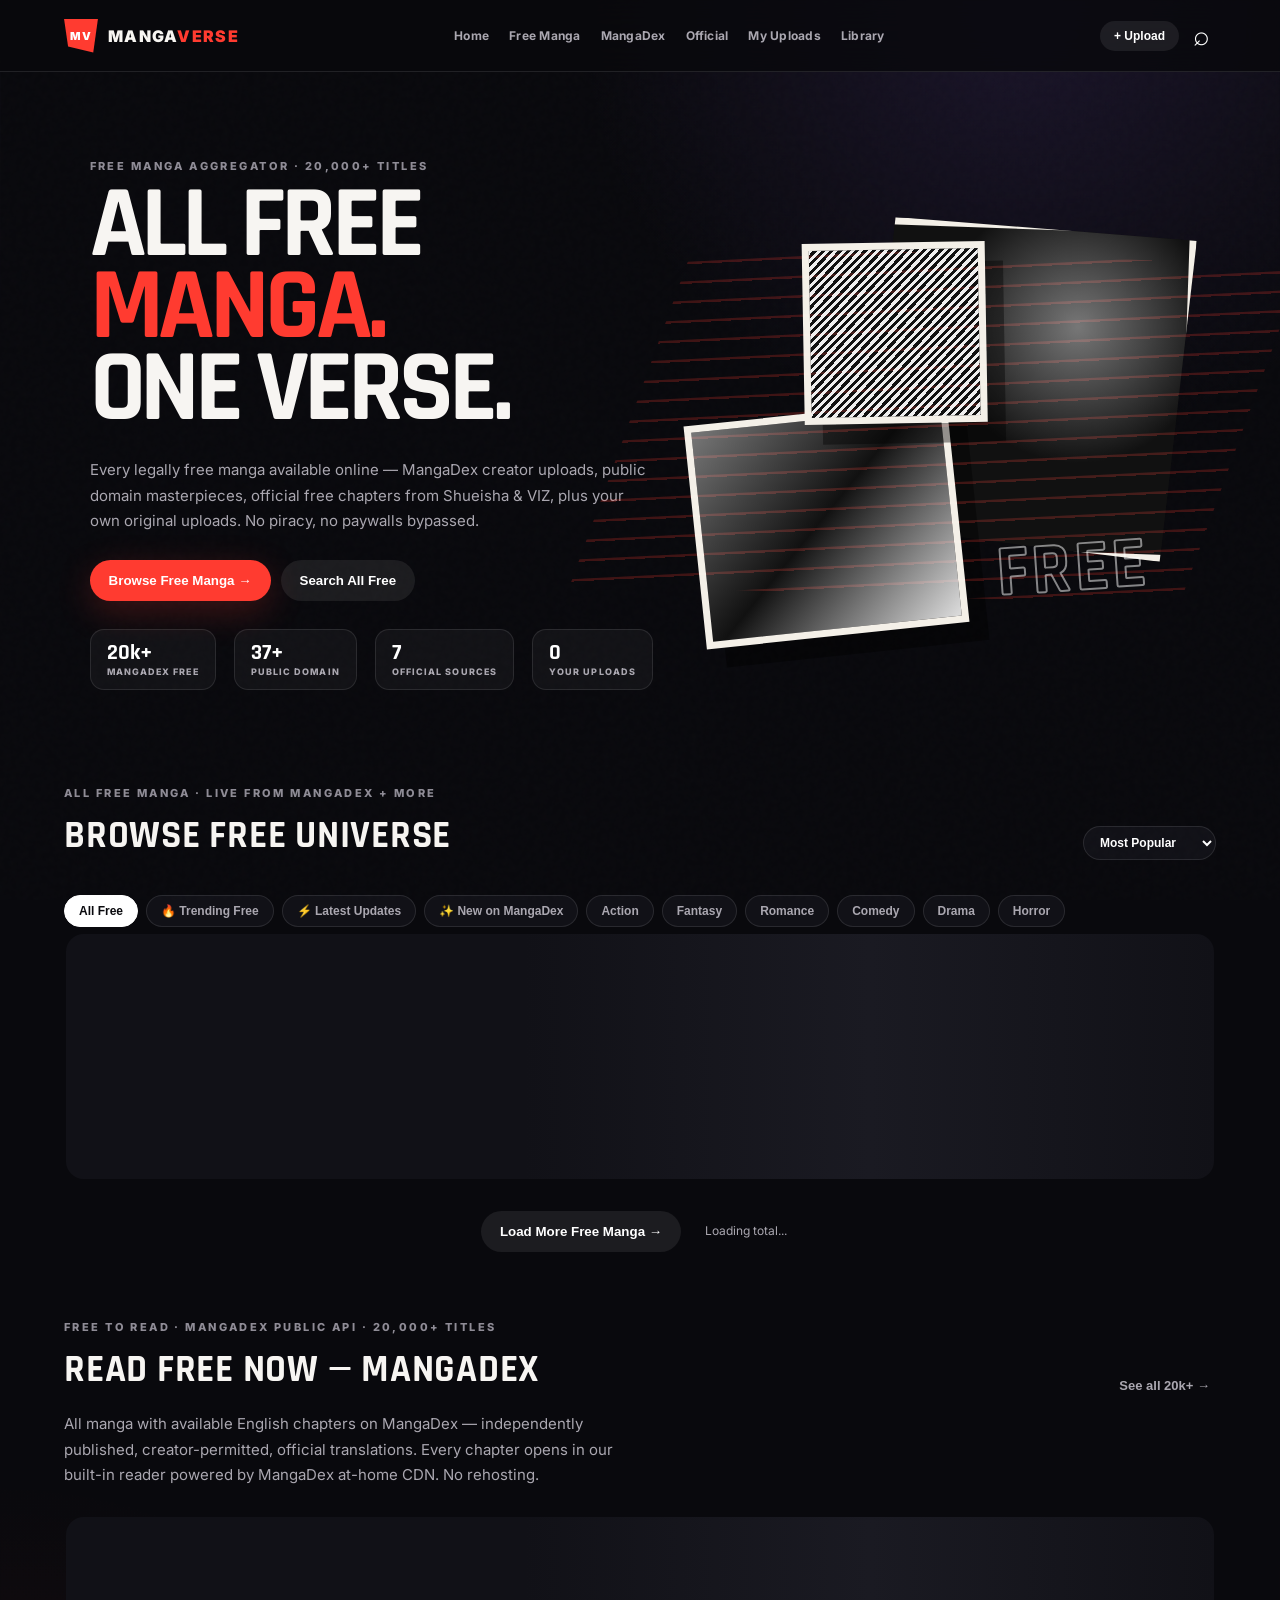
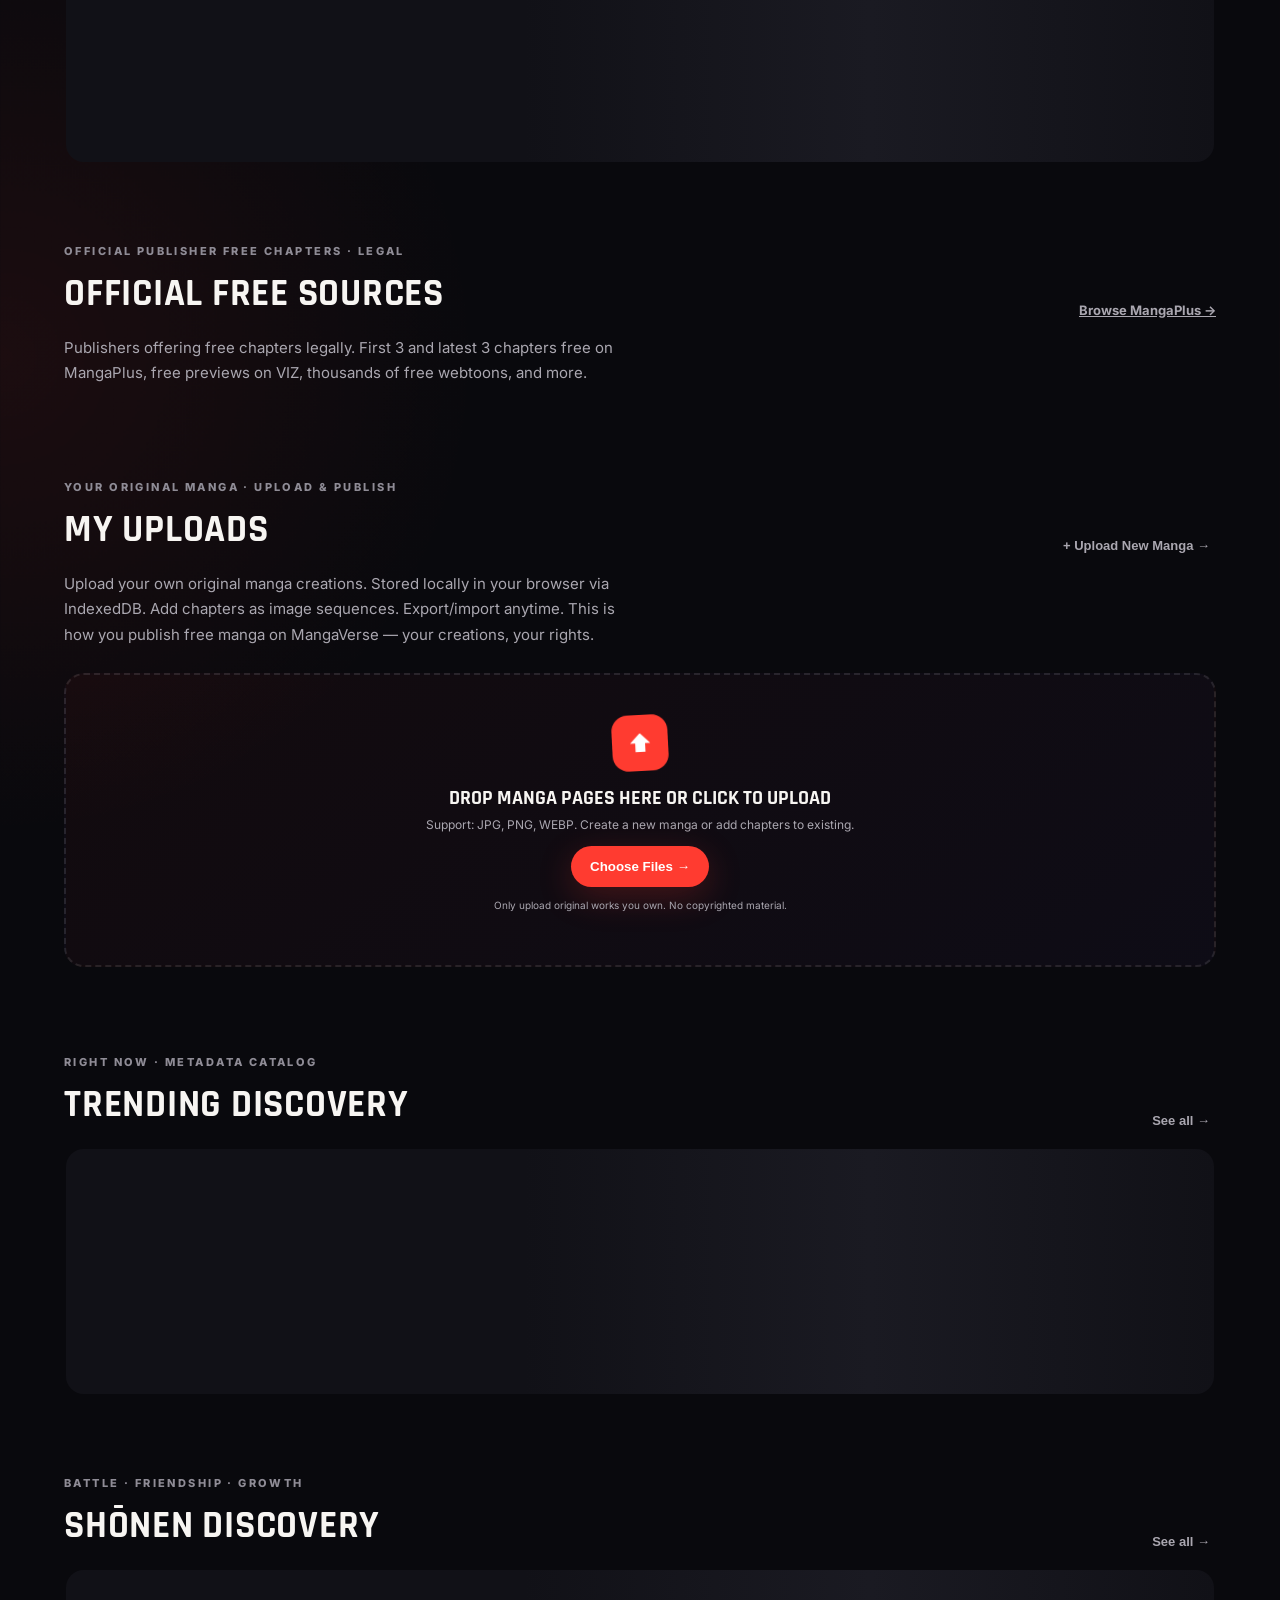
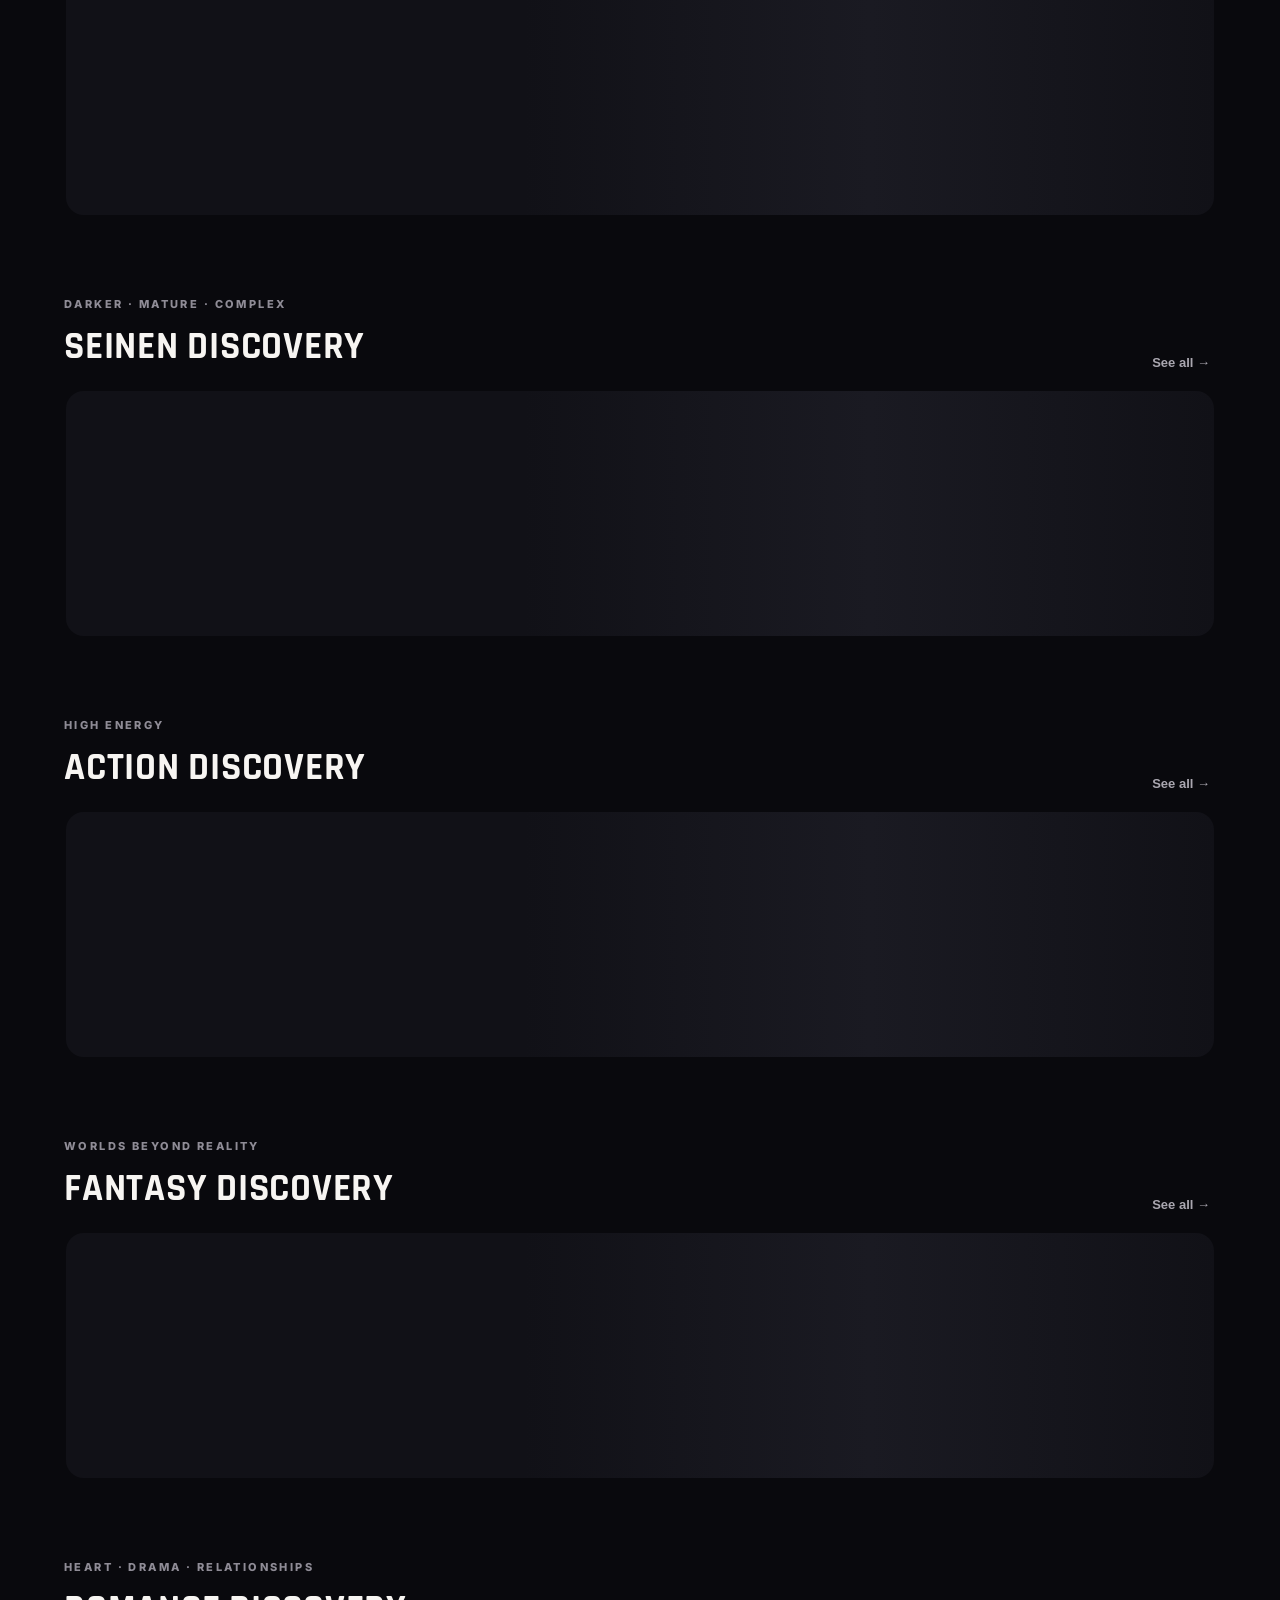
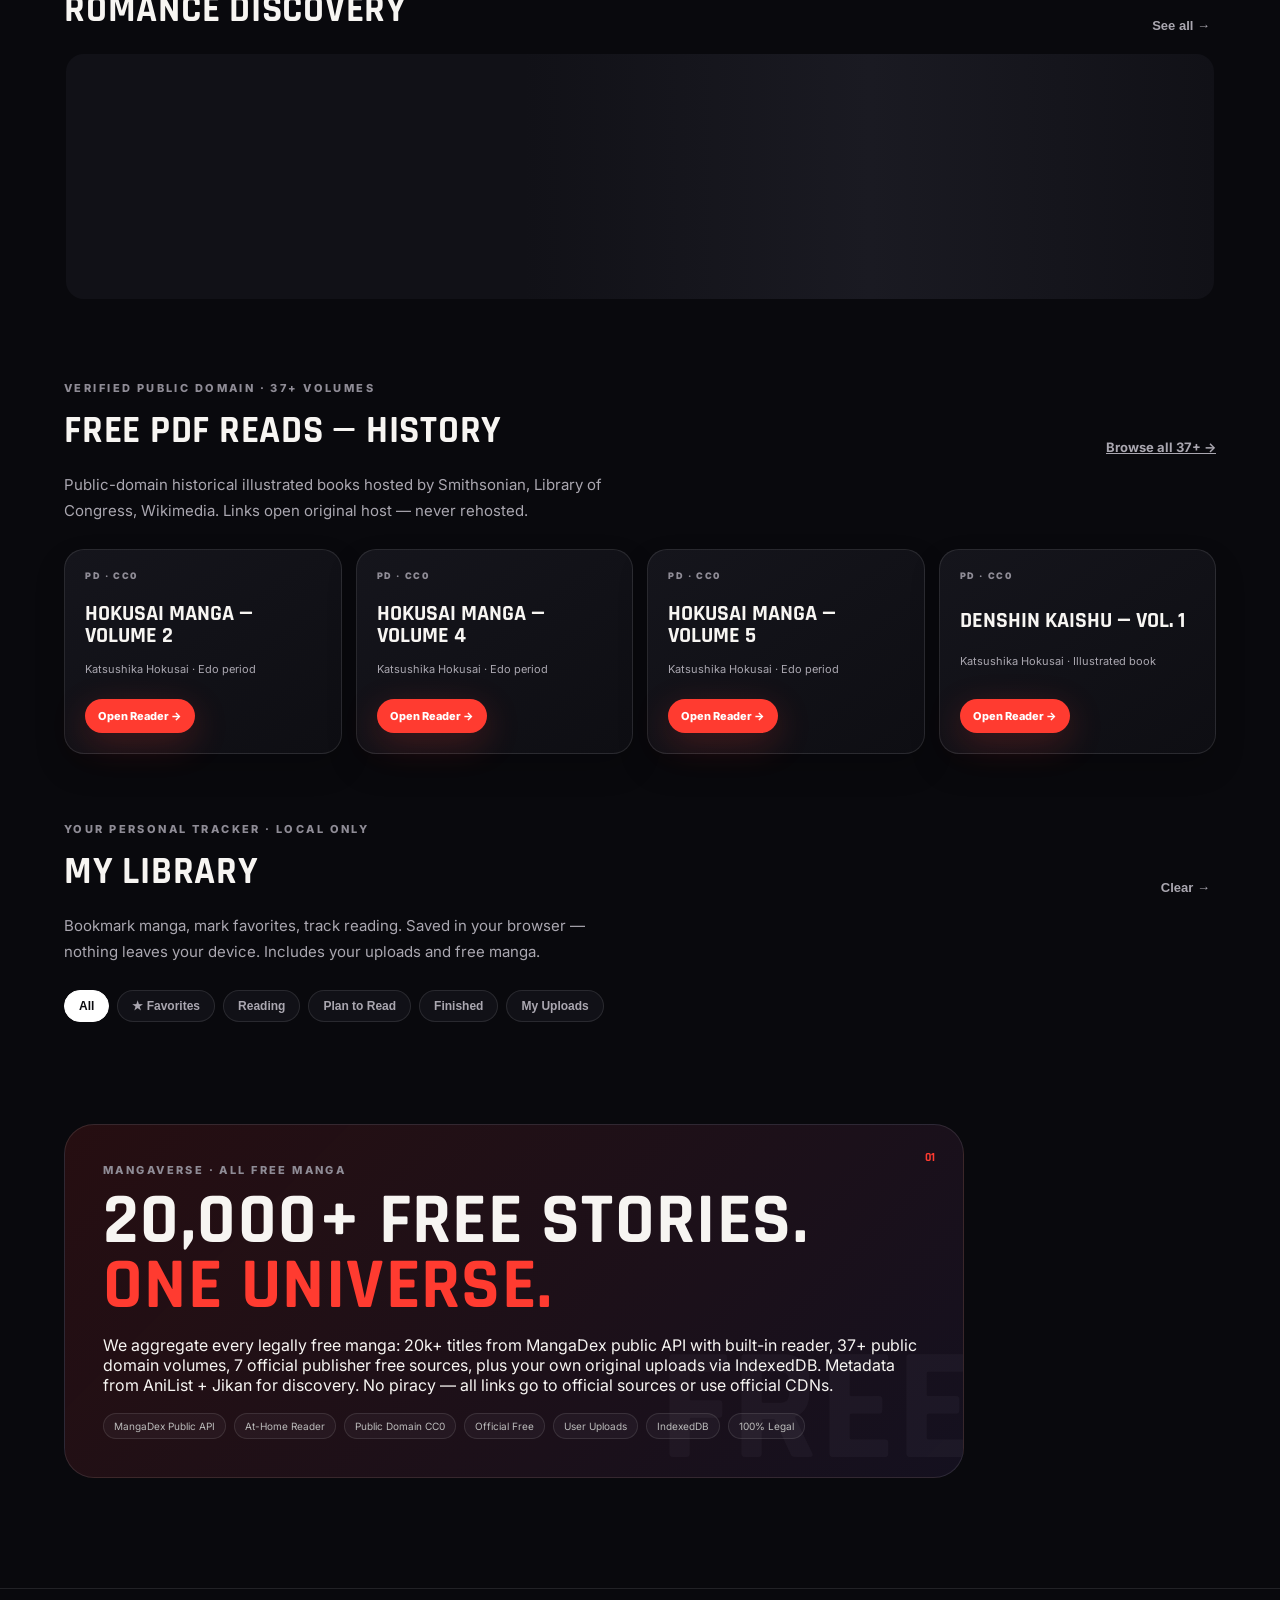
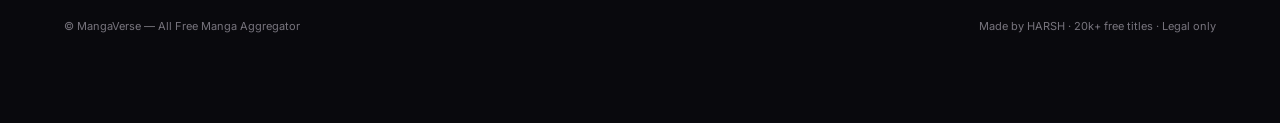
<file: index.html>
<!doctype html>
<html lang="en">
<head>
  <meta charset="UTF-8" />
  <meta name="viewport" content="width=device-width, initial-scale=1, viewport-fit=cover" />
  <meta name="theme-color" content="#09090d" />
  <meta name="description" content="MangaVerse — All free manga available online. 20,000+ free manga from MangaDex, public domain, official free sources, plus upload your own." />
  <title>MangaVerse — All Free Manga, One Universe</title>
  <link rel="preconnect" href="https://fonts.googleapis.com" />
  <link rel="preconnect" href="https://fonts.gstatic.com" />
  <link href="https://fonts.googleapis.com/css2?family=Inter:wght@400;500;600;700;800;900&family=Rajdhani:wght@500;600;700;800&display=swap" rel="stylesheet" />
  <link rel="stylesheet" href="styles.css" />
  <link rel="manifest" href="manifest.json" />
</head>
<body>
  <div class="grain" aria-hidden="true"></div>
  
  <header class="topbar">
    <a class="brand" href="#home" aria-label="MangaVerse home"><span class="brand-mark">MV</span><span>MANGA<span>VERSE</span></span></a>
    <nav class="desktop-nav" aria-label="Primary">
      <a href="#home">Home</a>
      <a href="#freeAll">Free Manga</a>
      <a href="#readFree">MangaDex</a>
      <a href="#officialFree">Official</a>
      <a href="#myUploads">My Uploads</a>
      <a href="#myLibrary">Library</a>
    </nav>
    <div style="display:flex;gap:8px;align-items:center;">
      <button class="ghost-btn" id="openUpload" style="padding:8px 14px;font-size:12px;">+ Upload</button>
      <button class="icon-btn" id="openSearch" aria-label="Search">⌕</button>
    </div>
  </header>

  <main id="home">
    <!-- HERO - ALL FREE MANGA -->
    <section class="hero" aria-labelledby="heroTitle">
      <div class="hero-copy">
        <p class="eyebrow" id="catalogLabel">FREE MANGA AGGREGATOR · 20,000+ TITLES</p>
        <h1 id="heroTitle">All free<br><em>manga.</em><br>One verse.</h1>
        <p class="hero-text">Every legally free manga available online — MangaDex creator uploads, public domain masterpieces, official free chapters from Shueisha & VIZ, plus your own original uploads. No piracy, no paywalls bypassed.</p>
        <div class="hero-actions">
          <button class="primary-btn" id="exploreBtn">Browse Free Manga <span>→</span></button>
          <button class="ghost-btn" id="heroSearch">Search All Free</button>
        </div>
        <div class="hero-stats">
          <div class="stat"><span id="statMangadex">20k+</span><label>MangaDex Free</label></div>
          <div class="stat"><span>37+</span><label>Public Domain</label></div>
          <div class="stat"><span>7</span><label>Official Sources</label></div>
          <div class="stat"><span id="statUploads">0</span><label>Your Uploads</label></div>
        </div>
      </div>
      <div class="hero-art" aria-hidden="true">
        <div class="panel p1"></div>
        <div class="panel p2"></div>
        <div class="panel p3"></div>
        <div class="speed-lines"></div>
        <span class="hero-word">FREE</span>
      </div>
    </section>

    <!-- FREE MANGA CATEGORIES -->
    <section class="section" id="freeAll">
      <div class="section-head">
        <div><p class="eyebrow">ALL FREE MANGA · LIVE FROM MANGADEX + MORE</p><h2>Browse Free Universe</h2></div>
        <div style="display:flex;gap:8px;">
          <select id="freeSort" class="filter" style="background:#111117;color:#fff;border:1px solid var(--line);padding:8px 12px;border-radius:999px;">
            <option value="followedCount">Most Popular</option>
            <option value="latestUploadedChapter">Latest Updates</option>
            <option value="createdAt">Newest Added</option>
            <option value="relevance">Relevance</option>
          </select>
        </div>
      </div>
      
      <div class="filter-row" id="freeFilters">
        <button class="filter active" data-free="all">All Free</button>
        <button class="filter" data-free="trending">🔥 Trending Free</button>
        <button class="filter" data-free="latest">⚡ Latest Updates</button>
        <button class="filter" data-free="new">✨ New on MangaDex</button>
        <button class="filter" data-free="action">Action</button>
        <button class="filter" data-free="fantasy">Fantasy</button>
        <button class="filter" data-free="romance">Romance</button>
        <button class="filter" data-free="comedy">Comedy</button>
        <button class="filter" data-free="drama">Drama</button>
        <button class="filter" data-free="horror">Horror</button>
      </div>

      <div class="rail" id="freeAllRail"><div class="skeleton-row"></div></div>
      <div style="display:flex;justify-content:center;gap:12px;margin-top:18px;">
        <button class="ghost-btn" id="loadMoreFree">Load More Free Manga →</button>
        <span id="freeTotal" style="color:var(--muted);font-size:12px;padding:12px;">Loading total...</span>
      </div>
    </section>

    <!-- MANGADEX FREE - ALL AVAILABLE -->
    <section class="section" id="readFree">
      <div class="section-head">
        <div><p class="eyebrow">FREE TO READ · MANGADEX PUBLIC API · 20,000+ TITLES</p><h2>Read Free Now — MangaDex</h2></div>
        <button class="see-all" id="seeAllMangadex">See all 20k+ →</button>
      </div>
      <p class="hero-text" style="margin-top:0">All manga with available English chapters on MangaDex — independently published, creator-permitted, official translations. Every chapter opens in our built-in reader powered by MangaDex at-home CDN. No rehosting.</p>
      <div class="rail" id="mangadexRail"><div class="skeleton-row"></div></div>
    </section>

    <!-- OFFICIAL FREE SOURCES -->
    <section class="section" id="officialFree">
      <div class="section-head">
        <div><p class="eyebrow">OFFICIAL PUBLISHER FREE CHAPTERS · LEGAL</p><h2>Official Free Sources</h2></div>
        <a class="see-all" href="https://mangaplus.shueisha.co.jp/" target="_blank" rel="noopener">Browse MangaPlus →</a>
      </div>
      <p class="hero-text" style="margin-top:0">Publishers offering free chapters legally. First 3 and latest 3 chapters free on MangaPlus, free previews on VIZ, thousands of free webtoons, and more.</p>
      <div class="free-pdf-grid" id="officialGrid"></div>
    </section>

    <!-- MY UPLOADS - USER ORIGINAL MANGA -->
    <section class="section" id="myUploads">
      <div class="section-head">
        <div><p class="eyebrow">YOUR ORIGINAL MANGA · UPLOAD & PUBLISH</p><h2>My Uploads</h2></div>
        <button class="see-all" id="openUpload2">+ Upload New Manga →</button>
      </div>
      <p class="hero-text" style="margin-top:0">Upload your own original manga creations. Stored locally in your browser via IndexedDB. Add chapters as image sequences. Export/import anytime. This is how you publish free manga on MangaVerse — your creations, your rights.</p>
      
      <div class="upload-zone" id="uploadZone">
        <div class="upload-icon">⬆</div>
        <h3>Drop manga pages here or click to upload</h3>
        <p>Support: JPG, PNG, WEBP. Create a new manga or add chapters to existing.</p>
        <button class="primary-btn" id="uploadBtn">Choose Files →</button>
        <input type="file" id="fileInput" accept="image/*" multiple hidden />
        <p style="font-size:10px;color:var(--muted);margin-top:12px;">Only upload original works you own. No copyrighted material.</p>
      </div>

      <div id="uploadsGrid" class="search-results" style="margin-top:20px;"></div>
    </section>

    <!-- DISCOVERY SECTIONS - METADATA CATALOG -->
    <section class="section" id="trending"><div class="section-head"><div><p class="eyebrow">RIGHT NOW · METADATA CATALOG</p><h2>Trending Discovery</h2></div><button class="see-all" data-query="TRENDING">See all →</button></div><div class="rail" id="trendingRail"><div class="skeleton-row"></div></div></section>
    <section class="section" id="explore"><div class="section-head"><div><p class="eyebrow">BATTLE · FRIENDSHIP · GROWTH</p><h2>Shōnen Discovery</h2></div><button class="see-all" data-query="SHONEN">See all →</button></div><div class="rail" id="shonenRail"><div class="skeleton-row"></div></div></section>
    <section class="section"><div class="section-head"><div><p class="eyebrow">DARKER · MATURE · COMPLEX</p><h2>Seinen Discovery</h2></div><button class="see-all" data-query="SEINEN">See all →</button></div><div class="rail" id="seinenRail"><div class="skeleton-row"></div></div></section>
    <section class="section"><div class="section-head"><div><p class="eyebrow">HIGH ENERGY</p><h2>Action Discovery</h2></div><button class="see-all" data-query="ACTION">See all →</button></div><div class="rail" id="actionRail"><div class="skeleton-row"></div></div></section>
    <section class="section"><div class="section-head"><div><p class="eyebrow">WORLDS BEYOND REALITY</p><h2>Fantasy Discovery</h2></div><button class="see-all" data-query="FANTASY">See all →</button></div><div class="rail" id="fantasyRail"><div class="skeleton-row"></div></div></section>
    <section class="section"><div class="section-head"><div><p class="eyebrow">HEART · DRAMA · RELATIONSHIPS</p><h2>Romance Discovery</h2></div><button class="see-all" data-query="ROMANCE">See all →</button></div><div class="rail" id="romanceRail"><div class="skeleton-row"></div></div></section>

    <!-- PUBLIC DOMAIN -->
    <section class="section" id="freeReads">
      <div class="section-head"><div><p class="eyebrow">VERIFIED PUBLIC DOMAIN · 37+ VOLUMES</p><h2>Free PDF Reads — History</h2></div><a class="see-all" href="public-domain.html">Browse all 37+ →</a></div>
      <p class="hero-text" style="margin-top:0">Public-domain historical illustrated books hosted by Smithsonian, Library of Congress, Wikimedia. Links open original host — never rehosted.</p>
      <div class="free-pdf-grid">
        <article class="pdf-card"><span>PD · CC0</span><h3>Hokusai Manga — Volume 2</h3><p>Katsushika Hokusai · Edo period</p><a class="primary-btn" href="https://library.si.edu/digital-library/book/hokusaimangav2kats" target="_blank" rel="noopener">Open Reader →</a></article>
        <article class="pdf-card"><span>PD · CC0</span><h3>Hokusai Manga — Volume 4</h3><p>Katsushika Hokusai · Edo period</p><a class="primary-btn" href="https://library.si.edu/digital-library/book/hokusaimangav4kats" target="_blank" rel="noopener">Open Reader →</a></article>
        <article class="pdf-card"><span>PD · CC0</span><h3>Hokusai Manga — Volume 5</h3><p>Katsushika Hokusai · Edo period</p><a class="primary-btn" href="https://library.si.edu/digital-library/book/hokusaimangav5katsa" target="_blank" rel="noopener">Open Reader →</a></article>
        <article class="pdf-card"><span>PD · CC0</span><h3>Denshin Kaishu — Vol. 1</h3><p>Katsushika Hokusai · Illustrated book</p><a class="primary-btn" href="https://library.si.edu/digital-library/book/denshinkaishuhov1kats" target="_blank" rel="noopener">Open Reader →</a></article>
      </div>
    </section>

    <!-- MY LIBRARY -->
    <section class="section" id="myLibrary">
      <div class="section-head"><div><p class="eyebrow">YOUR PERSONAL TRACKER · LOCAL ONLY</p><h2>My Library</h2></div><button class="see-all" id="clearLibrary" style="color:#aaa7b0">Clear →</button></div>
      <p class="hero-text" style="margin-top:0">Bookmark manga, mark favorites, track reading. Saved in your browser — nothing leaves your device. Includes your uploads and free manga.</p>
      <div class="filter-row" style="padding:0 0 14px">
        <button class="filter active" data-lib="all">All</button>
        <button class="filter" data-lib="favorites">★ Favorites</button>
        <button class="filter" data-lib="reading">Reading</button>
        <button class="filter" data-lib="plan">Plan to Read</button>
        <button class="filter" data-lib="finished">Finished</button>
        <button class="filter" data-lib="uploads">My Uploads</button>
      </div>
      <div id="libraryGrid" class="search-results"></div>
    </section>

    <section class="section manifesto">
      <div class="manifesto-card">
        <span class="panel-number">01</span>
        <p class="eyebrow">MANGAVERSE · ALL FREE MANGA</p>
        <h2><span id="catalogCount">20,000+</span> free stories.<br><em>One universe.</em></h2>
        <p>We aggregate every legally free manga: 20k+ titles from MangaDex public API with built-in reader, 37+ public domain volumes, 7 official publisher free sources, plus your own original uploads via IndexedDB. Metadata from AniList + Jikan for discovery. No piracy — all links go to official sources or use official CDNs.</p>
        <div style="margin-top:18px;display:flex;gap:8px;flex-wrap:wrap;">
          <span class="tag">MangaDex Public API</span>
          <span class="tag">At-Home Reader</span>
          <span class="tag">Public Domain CC0</span>
          <span class="tag">Official Free</span>
          <span class="tag">User Uploads</span>
          <span class="tag">IndexedDB</span>
          <span class="tag">100% Legal</span>
        </div>
      </div>
    </section>
  </main>

  <footer><span>© MangaVerse — All Free Manga Aggregator</span><span>Made by HARSH · 20k+ free titles · Legal only</span></footer>
  
  <nav class="bottom-nav" aria-label="Mobile navigation">
    <a class="active" href="#home">⌂<span>Home</span></a>
    <a href="#freeAll">⚡<span>Free</span></a>
    <button id="bottomSearch">⌕<span>Search</span></button>
    <a href="#myUploads">⬆<span>Upload</span></a>
    <a href="#myLibrary">★<span>Library</span></a>
  </nav>

  <!-- SEARCH DIALOG -->
  <dialog id="searchDialog">
    <div class="dialog-inner">
      <button class="close-btn" id="closeSearch">×</button>
      <p class="eyebrow">SEARCH ALL FREE MANGA</p>
      <h2>Find a<br><em>free story.</em></h2>
      <form id="searchForm">
        <input id="searchInput" autocomplete="off" placeholder="Title, author, free manga..." />
        <button class="primary-btn">Search Free →</button>
      </form>
      <div class="filter-row">
        <button class="filter active" data-genre="" data-tag="" data-free-search="all">All Free</button>
        <button class="filter" data-free-search="mangadex">MangaDex</button>
        <button class="filter" data-free-search="official">Official</button>
        <button class="filter" data-free-search="public">Public Domain</button>
        <button class="filter" data-genre="Action">Action</button>
        <button class="filter" data-genre="Fantasy">Fantasy</button>
        <button class="filter" data-genre="Romance">Romance</button>
        <button class="filter" data-tag="Shounen">Shōnen</button>
      </div>
      <div class="sort-row">
        <label for="sortSelect">Sort</label>
        <select id="sortSelect">
          <option value="POPULARITY_DESC">Most popular</option>
          <option value="START_DATE_DESC">Newest</option>
          <option value="FREE">Free Only</option>
        </select>
      </div>
      <div id="searchResults" class="search-results"></div>
    </div>
  </dialog>

  <!-- DETAIL DIALOG -->
  <dialog id="detailDialog"><div class="detail-inner"><button class="close-btn" id="closeDetail">×</button><div id="detailContent"></div></div></dialog>

  <!-- UPLOAD DIALOG -->
  <dialog id="uploadDialog">
    <div class="dialog-inner" style="max-width:640px;">
      <button class="close-btn" id="closeUpload">×</button>
      <p class="eyebrow">UPLOAD ORIGINAL MANGA · LEGAL ONLY</p>
      <h2>Publish your<br><em>manga.</em></h2>
      <p class="hero-text" style="margin:12px 0 20px;">Upload your original creations only. Stored locally via IndexedDB. No copyrighted material. You keep all rights.</p>
      
      <form id="uploadForm">
        <div style="display:grid;gap:14px;">
          <div><label style="font-size:11px;font-weight:800;letter-spacing:.1em;color:#aaa7b0;">MANGA TITLE *</label><input id="uploadTitle" required placeholder="My Awesome Manga" style="width:100%;margin-top:6px;padding:12px 14px;border-radius:12px;border:1px solid var(--line);background:#111117;color:#fff;" /></div>
          <div style="display:grid;grid-template-columns:1fr 1fr;gap:12px;">
            <div><label style="font-size:11px;font-weight:800;letter-spacing:.1em;color:#aaa7b0;">AUTHOR</label><input id="uploadAuthor" placeholder="Your name" style="width:100%;margin-top:6px;padding:12px 14px;border-radius:12px;border:1px solid var(--line);background:#111117;color:#fff;" /></div>
            <div><label style="font-size:11px;font-weight:800;letter-spacing:.1em;color:#aaa7b0;">STATUS</label><select id="uploadStatus" style="width:100%;margin-top:6px;padding:12px 14px;border-radius:12px;border:1px solid var(--line);background:#111117;color:#fff;"><option value="ongoing">Ongoing</option><option value="completed">Completed</option><option value="hiatus">Hiatus</option><option value="oneshot">One-shot</option></select></div>
          </div>
          <div><label style="font-size:11px;font-weight:800;letter-spacing:.1em;color:#aaa7b0;">DESCRIPTION</label><textarea id="uploadDesc" placeholder="What's your manga about?" style="width:100%;margin-top:6px;padding:12px 14px;border-radius:12px;border:1px solid var(--line);background:#111117;color:#fff;min-height:80px;resize:vertical;"></textarea></div>
          <div><label style="font-size:11px;font-weight:800;letter-spacing:.1em;color:#aaa7b0;">TAGS (comma separated)</label><input id="uploadTags" placeholder="action, fantasy, adventure" style="width:100%;margin-top:6px;padding:12px 14px;border-radius:12px;border:1px solid var(--line);background:#111117;color:#fff;" /></div>
          
          <div style="display:grid;grid-template-columns:1fr 1fr;gap:12px;">
            <div>
              <label style="font-size:11px;font-weight:800;letter-spacing:.1em;color:#aaa7b0;">COVER IMAGE</label>
              <input type="file" id="uploadCover" accept="image/*" style="width:100%;margin-top:6px;padding:8px;border-radius:12px;border:1px solid var(--line);background:#111117;color:#fff;" />
            </div>
            <div>
              <label style="font-size:11px;font-weight:800;letter-spacing:.1em;color:#aaa7b0;">CHAPTER PAGES (multiple)</label>
              <input type="file" id="uploadPages" accept="image/*" multiple style="width:100%;margin-top:6px;padding:8px;border-radius:12px;border:1px solid var(--line);background:#111117;color:#fff;" />
            </div>
          </div>

          <div style="display:flex;gap:10px;margin-top:10px;">
            <button type="submit" class="primary-btn" style="flex:1;">Upload & Publish →</button>
            <button type="button" class="ghost-btn" id="cancelUpload">Cancel</button>
          </div>
          
          <p style="font-size:10px;color:#71717a;line-height:1.5;margin-top:8px;">By uploading, you confirm this is your original work and you have rights to publish it. No copyrighted manga from other creators. MangaVerse stores this locally in your browser — it never leaves your device unless you export it.</p>
        </div>
      </form>

      <div id="uploadProgress" style="display:none;margin-top:20px;padding:16px;background:#111117;border-radius:12px;border:1px solid var(--line);">
        <p style="margin:0 0 8px;font-weight:800;font-size:12px;">Uploading...</p>
        <div style="height:6px;background:rgba(255,255,255,.1);border-radius:999px;overflow:hidden;"><div id="uploadBar" style="height:100%;background:#ff3b30;width:0%;transition:width .3s;"></div></div>
      </div>
    </div>
  </dialog>

  <!-- ADD CHAPTER DIALOG -->
  <dialog id="chapterDialog">
    <div class="dialog-inner" style="max-width:520px;">
      <button class="close-btn" id="closeChapter">×</button>
      <p class="eyebrow">ADD CHAPTER · YOUR MANGA</p>
      <h2>Add<br><em>chapter.</em></h2>
      <form id="chapterForm" style="margin-top:20px;display:grid;gap:14px;">
        <input type="hidden" id="chapterMangaId" />
        <div><label style="font-size:11px;font-weight:800;letter-spacing:.1em;color:#aaa7b0;">CHAPTER NUMBER</label><input id="chapterNumber" required placeholder="1" style="width:100%;margin-top:6px;padding:12px 14px;border-radius:12px;border:1px solid var(--line);background:#111117;color:#fff;" /></div>
        <div><label style="font-size:11px;font-weight:800;letter-spacing:.1em;color:#aaa7b0;">CHAPTER TITLE</label><input id="chapterTitle" placeholder="The Beginning" style="width:100%;margin-top:6px;padding:12px 14px;border-radius:12px;border:1px solid var(--line);background:#111117;color:#fff;" /></div>
        <div><label style="font-size:11px;font-weight:800;letter-spacing:.1em;color:#aaa7b0;">PAGES (multiple images, in order)</label><input type="file" id="chapterPages" accept="image/*" multiple required style="width:100%;margin-top:6px;padding:8px;border-radius:12px;border:1px solid var(--line);background:#111117;color:#fff;" /></div>
        <button class="primary-btn">Add Chapter →</button>
      </form>
    </div>
  </dialog>

  <script src="free-manga.js"></script>
  <script src="upload.js"></script>
  <script src="app.js"></script>
</body>
</html>
</file>
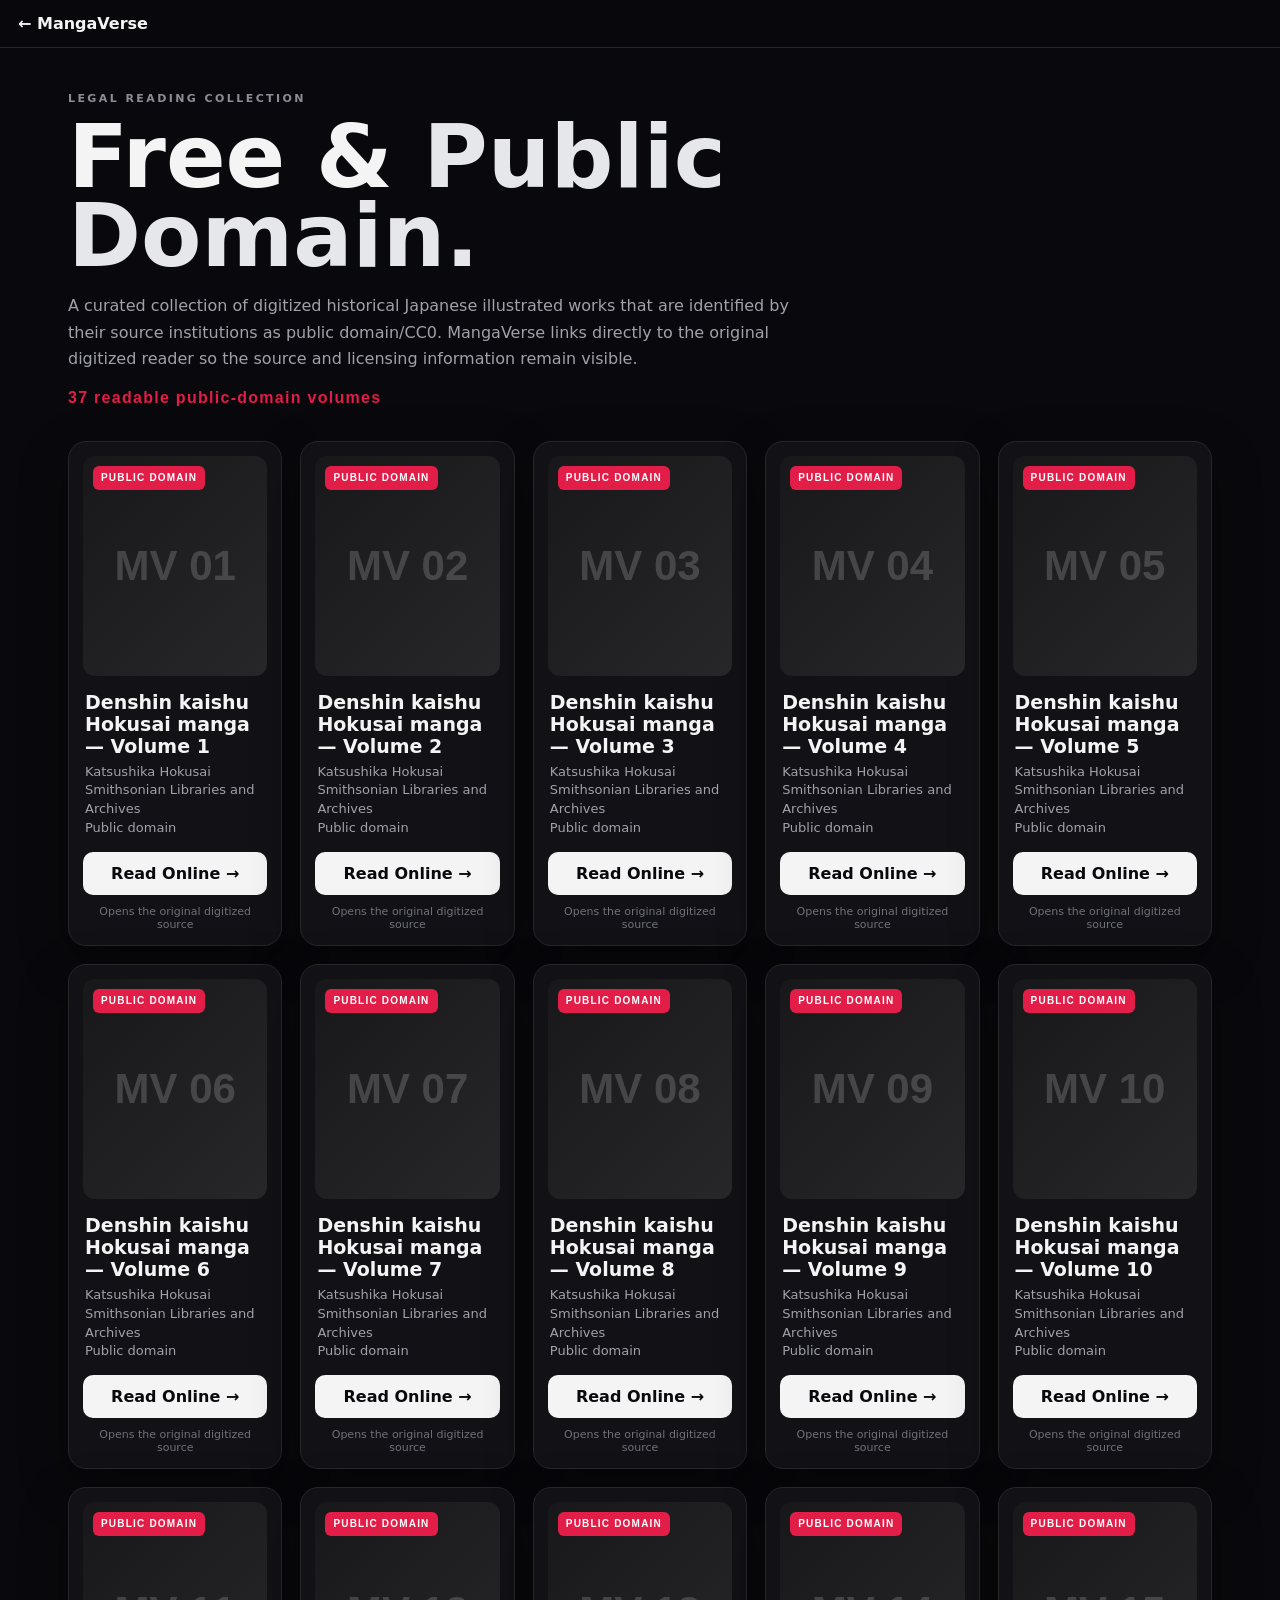
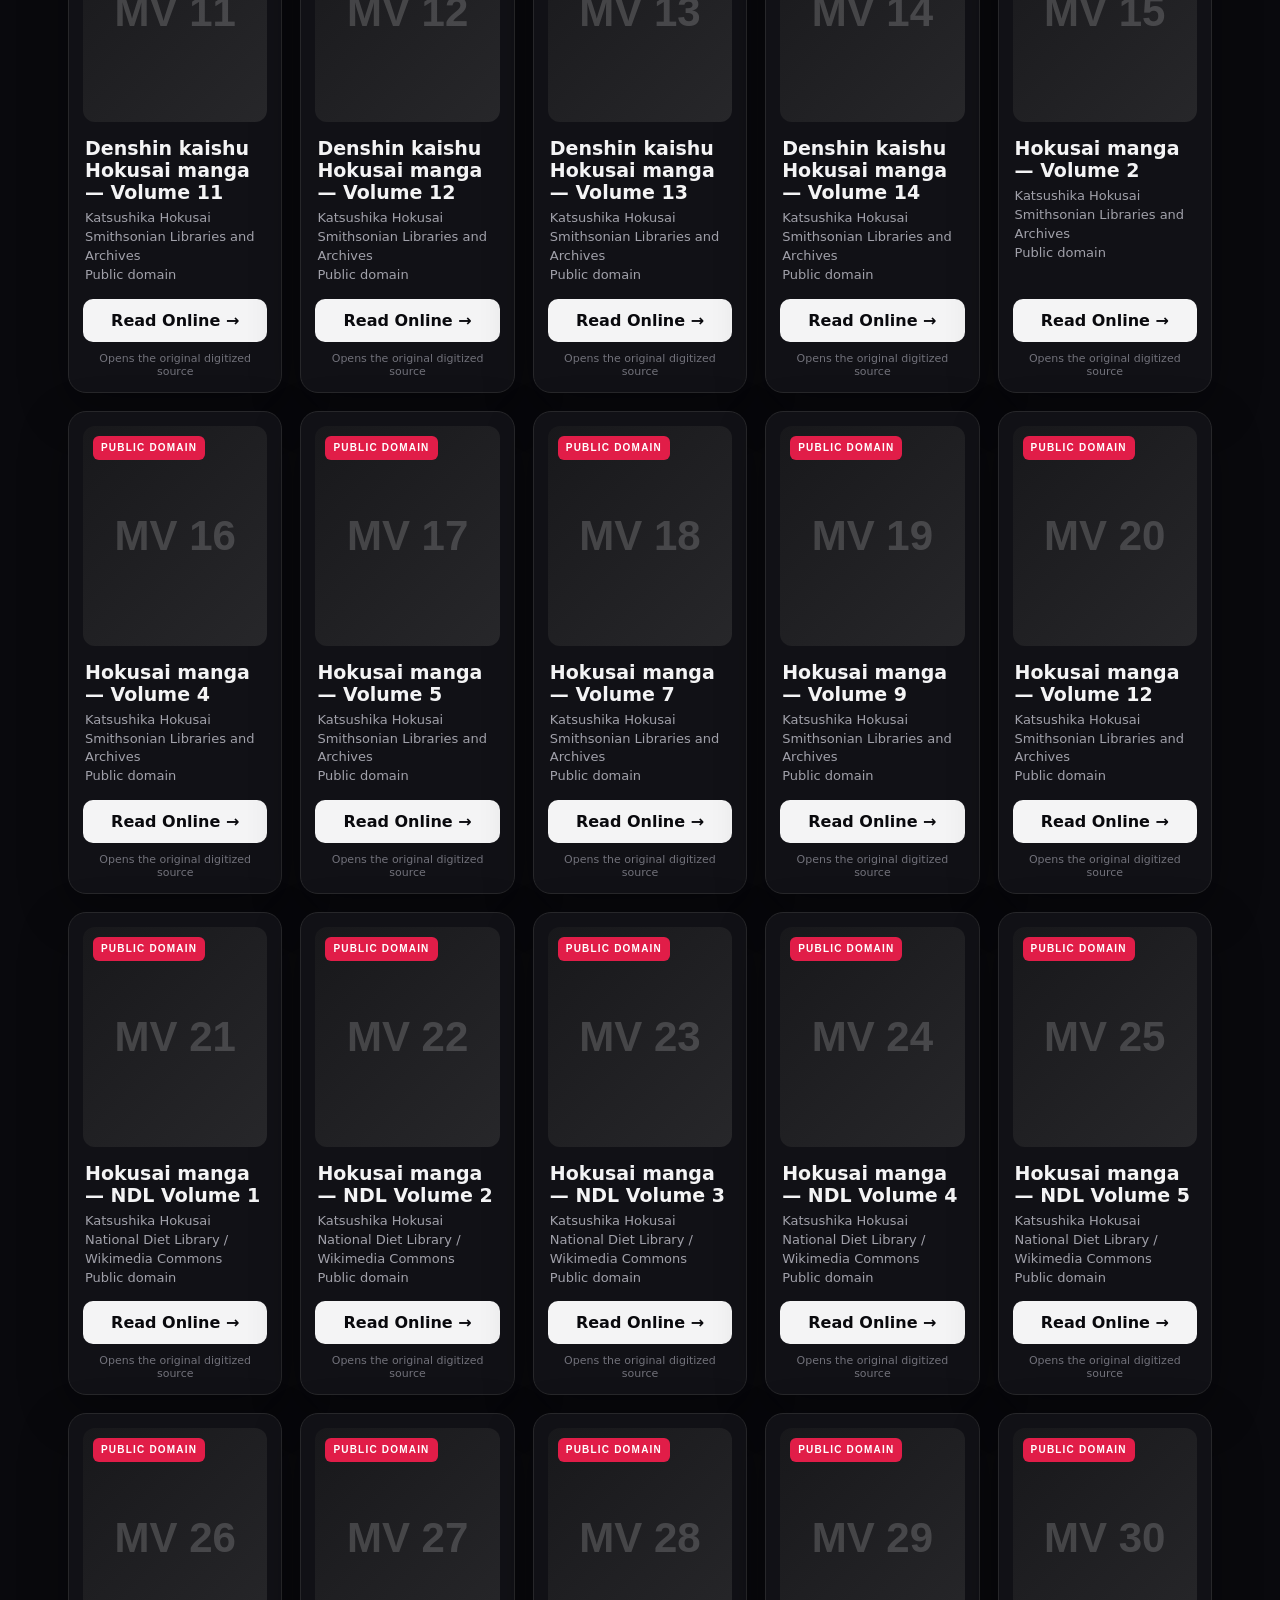
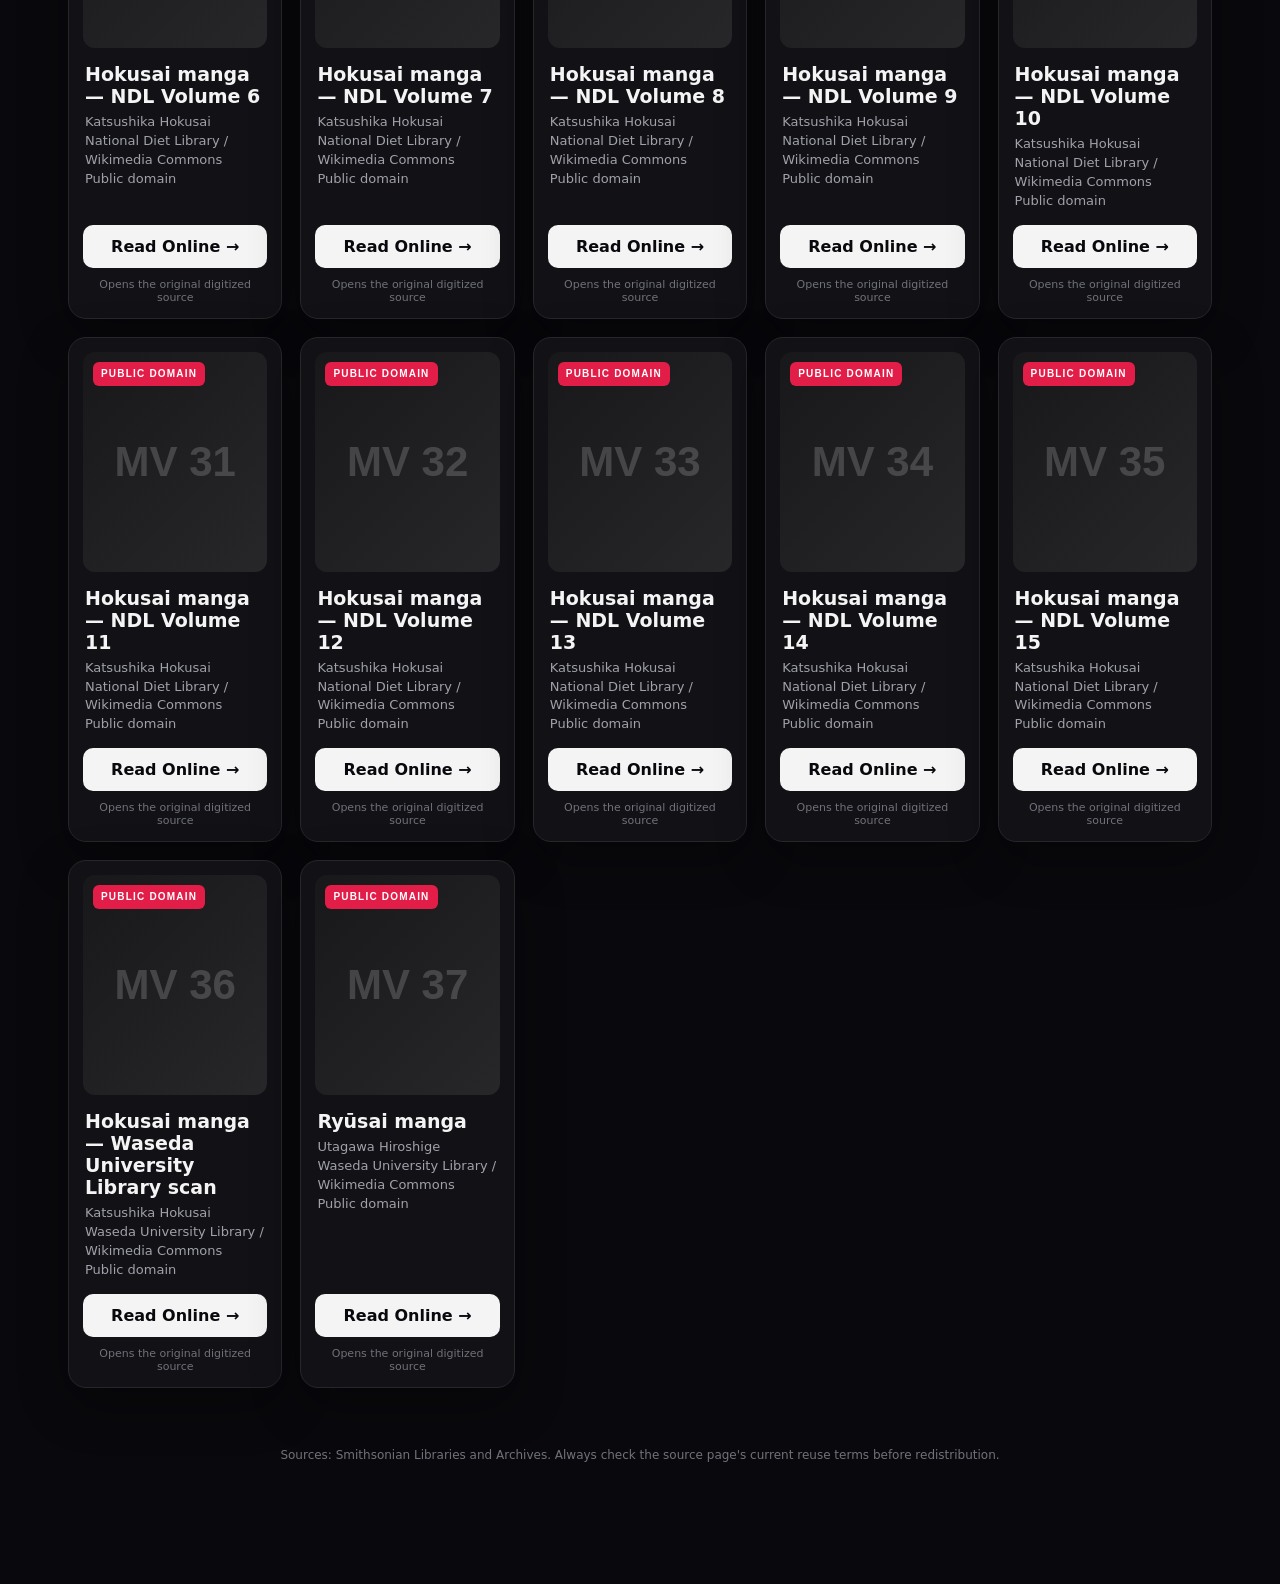
<file: public-domain.html>
<!doctype html>
<html lang="en">
<head>
  <meta charset="UTF-8">
  <meta name="viewport" content="width=device-width, initial-scale=1, viewport-fit=cover">
  <meta name="theme-color" content="#09090d">
  <title>MangaVerse — Free & Public Domain Reads</title>
  <link rel="stylesheet" href="styles.css">
  <style>
    body{background:#09090d;color:#f4f4f5}.pd-wrap{max-width:1180px;margin:auto;padding:92px 18px 110px}.pd-head{max-width:760px;margin-bottom:34px}.pd-head h1{font-size:clamp(42px,9vw,88px);line-height:.9;margin:8px 0 18px}.pd-head em{font-style:normal;color:#e5e7eb}.pd-note{color:#a1a1aa;line-height:1.65}.pd-grid{display:grid;grid-template-columns:repeat(auto-fill,minmax(210px,1fr));gap:18px}.pd-card{background:#111116;border:1px solid #27272a;border-radius:18px;padding:14px;display:flex;flex-direction:column;min-height:330px;box-shadow:0 16px 50px #0005}.pd-cover{height:220px;border-radius:12px;background:linear-gradient(135deg,#18181b,#27272a);display:grid;place-items:center;overflow:hidden;position:relative}.pd-cover:after{content:'PUBLIC DOMAIN';position:absolute;left:10px;top:10px;font:700 10px/1 Rajdhani,sans-serif;letter-spacing:.12em;background:#e11d48;color:#fff;padding:7px 8px;border-radius:6px}.pd-cover span{font:800 42px/1 Rajdhani,sans-serif;opacity:.18}.pd-card h2{font-size:19px;margin:15px 2px 6px}.pd-meta{color:#a1a1aa;font-size:13px;line-height:1.45;margin:0 2px 14px}.pd-btn{margin-top:auto;text-decoration:none;text-align:center;background:#f4f4f5;color:#09090d;padding:12px 14px;border-radius:10px;font-weight:800}.pd-btn:hover{transform:translateY(-1px)}.pd-source{font-size:11px;color:#71717a;margin-top:10px;text-align:center}.pd-back{display:inline-flex;color:#d4d4d8;text-decoration:none;margin-bottom:20px}.pd-count{font-family:Rajdhani,sans-serif;letter-spacing:.08em;color:#e11d48;font-weight:700}.pd-footer{margin-top:60px;color:#71717a;text-align:center;font-size:12px}.pd-nav{position:fixed;top:0;left:0;right:0;z-index:5;background:#09090de8;border-bottom:1px solid #27272a;padding:14px 18px;backdrop-filter:blur(16px)}.pd-nav a{color:#f4f4f5;text-decoration:none;font-weight:800}
  </style>
</head>
<body>
  <nav class="pd-nav"><a href="index.html">← MangaVerse</a></nav>
  <main class="pd-wrap">
    <div class="pd-head">
      <p class="eyebrow">LEGAL READING COLLECTION</p>
      <h1>Free & <em>Public Domain.</em></h1>
      <p class="pd-note">A curated collection of digitized historical Japanese illustrated works that are identified by their source institutions as public domain/CC0. MangaVerse links directly to the original digitized reader so the source and licensing information remain visible.</p>
      <p class="pd-count" id="count"></p>
    </div>
    <section class="pd-grid" id="grid"></section>
    <p class="pd-footer">Sources: Smithsonian Libraries and Archives. Always check the source page's current reuse terms before redistribution.</p>
  </main>
  <script src="public-domain.js"></script>
</body>
</html>
</file>
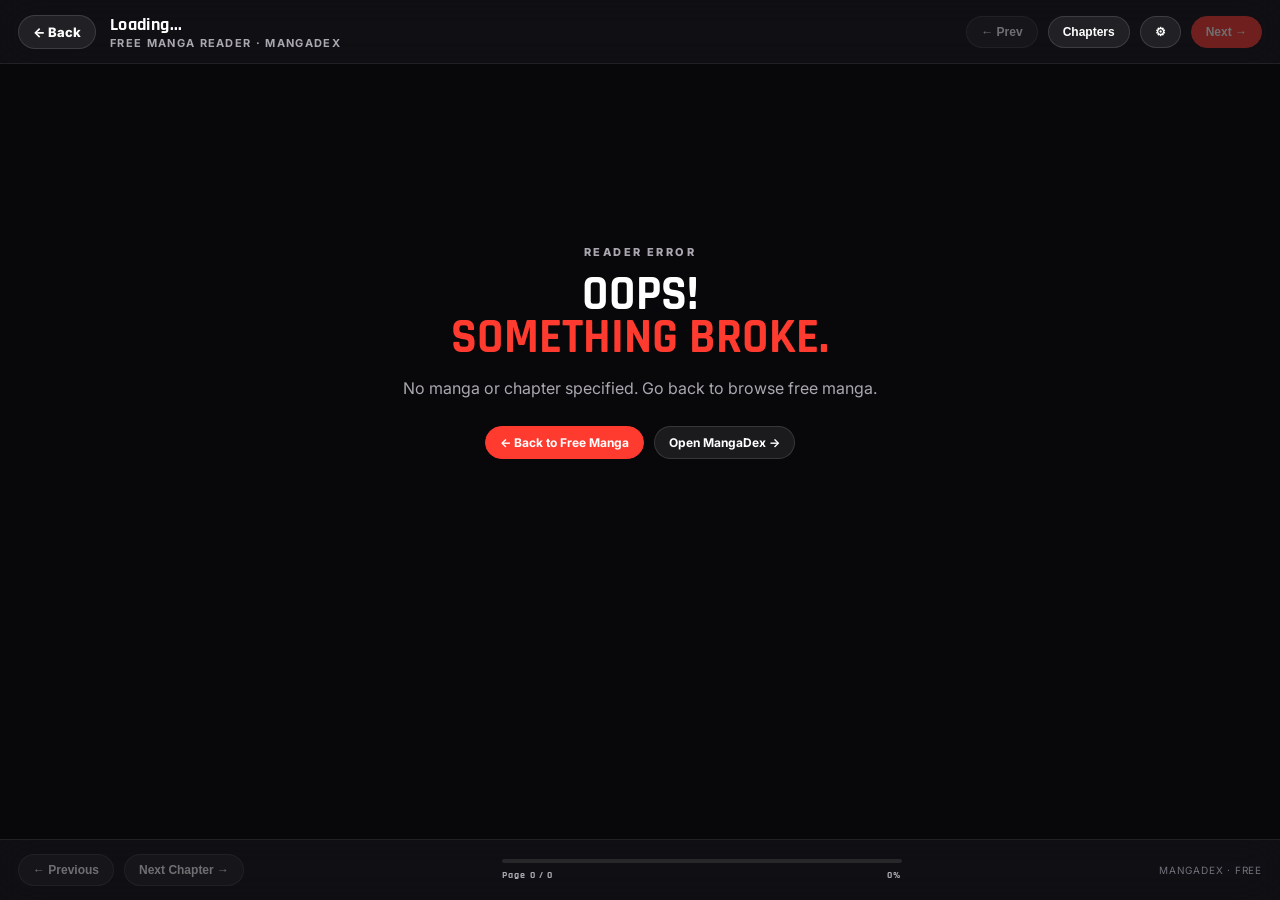
<file: reader.html>
<!doctype html>
<html lang="en">
<head>
  <meta charset="UTF-8" />
  <meta name="viewport" content="width=device-width, initial-scale=1, viewport-fit=cover" />
  <meta name="theme-color" content="#09090d" />
  <title>MangaVerse Reader — Free Manga Reader</title>
  <link rel="preconnect" href="https://fonts.googleapis.com" />
  <link rel="preconnect" href="https://fonts.gstatic.com" />
  <link href="https://fonts.googleapis.com/css2?family=Inter:wght@400;500;600;700;800;900&family=Rajdhani:wght@500;600;700;800&display=swap" rel="stylesheet" />
  <link rel="stylesheet" href="styles.css" />
  <style>
    :root { --reader-bg: #08080a; --reader-bar: #121217cc; }
    body.reader-body { background: var(--reader-bg); margin:0; color:#fff; overflow-x:hidden; }
    .reader-topbar { position:fixed; top:0; left:0; right:0; height:64px; background: var(--reader-bar); backdrop-filter: blur(20px); border-bottom:1px solid rgba(255,255,255,.08); display:flex; align-items:center; justify-content:space-between; padding:0 18px; z-index:50; }
    .reader-topbar .left { display:flex; align-items:center; gap:14px; }
    .reader-topbar a { color:#fff; text-decoration:none; font-weight:800; font-size:13px; }
    .reader-title { font-family:Rajdhani; font-weight:700; font-size:18px; letter-spacing:.02em; max-width:40vw; white-space:nowrap; overflow:hidden; text-overflow:ellipsis; }
    .reader-chapter { font-size:11px; color:#aaa7b0; letter-spacing:.12em; font-weight:700; }
    .reader-controls { display:flex; align-items:center; gap:10px; }
    .reader-btn { border:1px solid rgba(255,255,255,.12); background:rgba(255,255,255,.08); color:#fff; padding:8px 14px; border-radius:999px; font-weight:700; font-size:12px; cursor:pointer; transition:.2s; }
    .reader-btn:hover { background:#fff; color:#09090d; }
    .reader-btn.primary { background:#ff3b30; border-color:#ff3b30; }
    .reader-btn.primary:hover { background:#ff5248; }
    .reader-btn:disabled { opacity:.4; cursor:not-allowed; }
    .reader-container { padding-top:64px; min-height:100vh; }
    .reader-pages { max-width:800px; margin:0 auto; padding:20px 0 120px; }
    .reader-page { margin:0 auto 8px; background:#111117; border-radius:8px; overflow:hidden; min-height:400px; display:grid; place-items:center; position:relative; }
    .reader-page img { width:100%; height:auto; display:block; max-width:100%; }
    .reader-page .page-num { position:absolute; bottom:10px; right:12px; background:rgba(0,0,0,.7); color:#fff; font:700 10px Rajdhani; padding:4px 8px; border-radius:6px; }
    .reader-page.loading { background:linear-gradient(90deg,#111117 20%,#1a1a22 35%,#111117 50%); background-size:200% 100%; animation:shimmer 1.4s infinite; }
    @keyframes shimmer { to { background-position:-200% 0; } }
    .reader-bottombar { position:fixed; bottom:0; left:0; right:0; background:var(--reader-bar); backdrop-filter:blur(20px); border-top:1px solid rgba(255,255,255,.08); padding:14px 18px calc(14px + env(safe-area-inset-bottom)); display:flex; align-items:center; justify-content:space-between; z-index:50; }
    .reader-progress { flex:1; max-width:400px; margin:0 20px; }
    .progress-bar { height:4px; background:rgba(255,255,255,.1); border-radius:999px; overflow:hidden; }
    .progress-fill { height:100%; background:#ff3b30; transition:width .3s; }
    .progress-text { font:700 10px Rajdhani; letter-spacing:.12em; color:#aaa7b0; margin-top:6px; display:flex; justify-content:space-between; }
    .reader-settings { position:fixed; top:70px; right:18px; background:#18181f; border:1px solid rgba(255,255,255,.1); border-radius:16px; padding:16px; width:280px; z-index:60; box-shadow:0 20px 60px rgba(0,0,0,.5); display:none; }
    .reader-settings.open { display:block; }
    .setting-row { display:flex; justify-content:space-between; align-items:center; margin:10px 0; }
    .setting-row label { font-size:12px; font-weight:700; color:#aaa7b0; }
    .toggle { width:44px; height:26px; background:#27272a; border-radius:999px; position:relative; cursor:pointer; transition:.2s; }
    .toggle.on { background:#ff3b30; }
    .toggle:after { content:''; position:absolute; width:20px; height:20px; background:#fff; border-radius:50%; top:3px; left:3px; transition:.2s; }
    .toggle.on:after { left:21px; }
    .chapter-list-drawer { position:fixed; top:0; right:0; bottom:0; width:360px; max-width:90vw; background:#0d0d12; border-left:1px solid rgba(255,255,255,.08); z-index:70; transform:translateX(100%); transition:transform .35s cubic-bezier(.4,0,.2,1); overflow-y:auto; }
    .chapter-list-drawer.open { transform:translateX(0); }
    .drawer-head { position:sticky; top:0; background:#0d0d12; padding:20px; border-bottom:1px solid rgba(255,255,255,.08); display:flex; justify-content:space-between; align-items:center; }
    .drawer-head h3 { font:800 22px Rajdhani; margin:0; text-transform:uppercase; }
    .chap-item { padding:14px 20px; border-bottom:1px solid rgba(255,255,255,.06); cursor:pointer; transition:.2s; display:flex; justify-content:space-between; align-items:center; }
    .chap-item:hover { background:rgba(255,255,255,.04); }
    .chap-item.active { background:rgba(255,59,48,.12); border-left:3px solid #ff3b30; }
    .chap-item .c-title { font-weight:700; font-size:13px; }
    .chap-item .c-meta { font-size:11px; color:#aaa7b0; margin-top:2px; }
    .overlay { position:fixed; inset:0; background:rgba(0,0,0,.6); backdrop-filter:blur(4px); z-index:55; display:none; }
    .overlay.open { display:block; }
    .reader-empty { max-width:600px; margin:120px auto; text-align:center; padding:40px 20px; }
    .reader-empty h2 { font:800 48px Rajdhani; margin:0 0 12px; line-height:.9; text-transform:uppercase; }
    .reader-empty p { color:#aaa7b0; line-height:1.6; }
    .mode-controls { display:flex; gap:8px; margin-top:12px; }
    .mode-btn { flex:1; padding:10px; border-radius:10px; border:1px solid rgba(255,255,255,.1); background:#111117; color:#fff; font-weight:700; font-size:12px; cursor:pointer; }
    .mode-btn.active { background:#fff; color:#09090d; }
    @media(max-width:720px){
      .reader-title { max-width:30vw; font-size:14px; }
      .reader-topbar { height:56px; padding:0 12px; }
      .reader-container { padding-top:56px; }
      .reader-pages { padding:8px 0 100px; }
      .reader-page { border-radius:0; margin-bottom:2px; }
      .chapter-list-drawer { width:100vw; max-width:100vw; }
    }
  </style>
</head>
<body class="reader-body">
  <header class="reader-topbar">
    <div class="left">
      <a href="index.html" class="reader-btn">← Back</a>
      <div>
        <div class="reader-title" id="readerTitle">Loading...</div>
        <div class="reader-chapter" id="readerChapter">FREE MANGA READER · MANGADEX</div>
      </div>
    </div>
    <div class="reader-controls">
      <button class="reader-btn" id="prevChap" disabled>← Prev</button>
      <button class="reader-btn" id="chapterListBtn">Chapters</button>
      <button class="reader-btn" id="settingsBtn">⚙</button>
      <button class="reader-btn primary" id="nextChap" disabled>Next →</button>
    </div>
  </header>

  <div class="reader-settings" id="readerSettings">
    <h4 style="margin:0 0 14px;font:800 14px Rajdhani;letter-spacing:.1em;">READER SETTINGS</h4>
    <div class="setting-row"><label>Single Page Mode</label><div class="toggle on" id="toggleSingle" data-setting="singlePage"></div></div>
    <div class="setting-row"><label>Fit Width</label><div class="toggle on" id="toggleFit" data-setting="fitWidth"></div></div>
    <div class="setting-row"><label>Show Page Numbers</label><div class="toggle on" id="toggleNumbers" data-setting="showNumbers"></div></div>
    <div class="setting-row"><label>Dark Background</label><div class="toggle on" id="toggleDark" data-setting="darkBg"></div></div>
    <div class="mode-controls">
      <button class="mode-btn active" data-mode="vertical">Vertical</button>
      <button class="mode-btn" data-mode="horizontal">Horizontal</button>
    </div>
    <p style="font-size:10px;color:#71717a;margin-top:14px;line-height:1.5;">Images are loaded directly from MangaDex CDN via their official at-home API. MangaVerse does not host or mirror images.</p>
  </div>

  <div class="chapter-list-drawer" id="chapterDrawer">
    <div class="drawer-head">
      <h3>Chapters</h3>
      <button class="reader-btn" id="closeDrawer">×</button>
    </div>
    <div id="drawerChapters"><div style="padding:40px 20px;text-align:center;color:#71717a;">Loading chapters...</div></div>
  </div>
  <div class="overlay" id="overlay"></div>

  <main class="reader-container">
    <div class="reader-pages" id="readerPages">
      <div class="reader-empty" id="loadingState">
        <p class="eyebrow">MANGAVERSE READER · LEGAL FREE MANGA</p>
        <h2>Loading<br><em style="color:#ff3b30;font-style:normal;">your manga.</em></h2>
        <p>Fetching chapter data from MangaDex official API. This may take a moment.</p>
        <div class="skeleton-row" style="height:400px;margin-top:20px;"></div>
      </div>
    </div>
  </main>

  <footer class="reader-bottombar">
    <div style="display:flex;gap:10px;">
      <button class="reader-btn" id="bottomPrev" disabled>← Previous</button>
      <button class="reader-btn" id="bottomNext" disabled>Next Chapter →</button>
    </div>
    <div class="reader-progress">
      <div class="progress-bar"><div class="progress-fill" id="progressFill" style="width:0%"></div></div>
      <div class="progress-text"><span id="progressCurrent">Page 0 / 0</span><span id="progressPercent">0%</span></div>
    </div>
    <div style="font-size:10px;color:#71717a;letter-spacing:.08em;">MANGADEX · FREE</div>
  </footer>

  <script src="free-manga.js"></script>
  <script src="upload.js"></script>
  <script src="reader.js"></script>
</body>
</html>
</file>
<file: styles.css>
:root{--bg:#09090d;--surface:#111117;--surface2:#17171f;--text:#f7f5f2;--muted:#aaa7b0;--red:#ff3b30;--violet:#9d6cff;--line:rgba(255,255,255,.1);--radius:22px}*{box-sizing:border-box}html{scroll-behavior:smooth}body{margin:0;background:radial-gradient(circle at 80% 0%,rgba(157,108,255,.12),transparent 28rem),radial-gradient(circle at 0 30%,rgba(255,59,48,.08),transparent 30rem),var(--bg);color:var(--text);font-family:Inter,system-ui,sans-serif;overflow-x:hidden}.grain{position:fixed;inset:0;pointer-events:none;opacity:.035;background-image:url("data:image/svg+xml,%3Csvg viewBox='0 0 180 180' xmlns='http://www.w3.org/2000/svg'%3E%3Cfilter id='n'%3E%3CfeTurbulence type='fractalNoise' baseFrequency='.8' numOctaves='4' stitchTiles='stitch'/%3E%3C/filter%3E%3Crect width='100%25' height='100%25' filter='url(%23n)' opacity='.5'/%3E%3C/svg%3E")}.topbar{height:72px;padding:0 clamp(18px,5vw,64px);display:flex;align-items:center;justify-content:space-between;position:sticky;top:0;z-index:20;background:rgba(9,9,13,.82);backdrop-filter:blur(18px);border-bottom:1px solid var(--line)}.brand{color:var(--text);text-decoration:none;font-weight:900;letter-spacing:.08em;display:flex;align-items:center;gap:10px}.brand>span:last-child span{color:var(--red)}.brand-mark{width:34px;height:34px;display:grid;place-items:center;background:var(--red);clip-path:polygon(0 0,100% 0,86% 100%,12% 82%);font-size:11px;color:#fff}.desktop-nav{display:flex;gap:20px}.desktop-nav a{color:var(--muted);text-decoration:none;font-size:12px;font-weight:700;letter-spacing:.02em;}.desktop-nav a:hover{color:#fff}.icon-btn,.close-btn{border:0;background:transparent;color:#fff;font-size:28px;cursor:pointer}.hero{min-height:680px;display:grid;grid-template-columns:1fr .9fr;align-items:center;gap:30px;padding:70px clamp(22px,7vw,100px) 45px;position:relative}.eyebrow{font-size:11px;letter-spacing:.22em;color:#8f8c96;font-weight:800;margin:0 0 12px}.hero h1{font-family:Rajdhani,sans-serif;text-transform:uppercase;font-size:clamp(62px,8vw,112px);line-height:.8;letter-spacing:-.05em;margin:0;max-width:700px}.hero h1 em,h2 em{font-style:normal;color:var(--red)}.hero-text{max-width:560px;color:var(--muted);line-height:1.7;font-size:15px;margin:26px 0}.hero-actions{display:flex;gap:10px}.primary-btn,.ghost-btn{border:0;border-radius:999px;padding:13px 19px;font-weight:800;cursor:pointer;transition:.2s}.primary-btn{background:var(--red);color:#fff;box-shadow:0 10px 35px rgba(255,59,48,.22)}.primary-btn:hover{transform:translateY(-1px);box-shadow:0 14px 40px rgba(255,59,48,.32)}.ghost-btn{background:rgba(255,255,255,.08);color:#fff}.ghost-btn:hover{background:rgba(255,255,255,.14)}.hero-art{height:430px;position:relative;transform:rotate(2deg);animation:float 7s ease-in-out infinite}.panel{position:absolute;border:7px solid #f4f0e8;background:linear-gradient(145deg,#24242c,#08080b);box-shadow:18px 20px 0 rgba(0,0,0,.4)}.p1{width:64%;height:78%;right:0;top:2%;clip-path:polygon(7% 0,100% 4%,92% 100%,0 92%);background:radial-gradient(circle at 65% 30%,#777,#111 45%),#111}.p2{width:52%;height:52%;left:3%;bottom:0;transform:rotate(-8deg);background:linear-gradient(135deg,#777,#111 48%,#ddd)}.p3{width:36%;height:42%;left:23%;top:8%;transform:rotate(-3deg);background:repeating-linear-gradient(135deg,#eee 0 3px,#111 3px 6px)}.speed-lines{position:absolute;inset:10% -10%;background:repeating-linear-gradient(175deg,transparent 0 17px,rgba(255,59,48,.22) 18px 20px);mix-blend-mode:screen;transform:skewX(-18deg);pointer-events:none}.hero-word{position:absolute;right:7%;bottom:7%;font-family:Rajdhani;font-weight:700;font-size:72px;letter-spacing:.05em;color:transparent;-webkit-text-stroke:2px rgba(255,255,255,.5);transform:rotate(-6deg)}@keyframes float{50%{transform:rotate(-1deg) translateY(-8px)}}.hero-stats{display:flex;gap:18px;margin-top:28px;flex-wrap:wrap}.stat{display:flex;flex-direction:column;gap:2px;padding:12px 16px;background:rgba(255,255,255,.04);border:1px solid var(--line);border-radius:14px;min-width:90px}.stat span{font:800 22px Rajdhani;color:#fff;line-height:1}.stat label{font-size:9px;letter-spacing:.12em;color:var(--muted);font-weight:800;text-transform:uppercase}.section{padding:34px clamp(18px,5vw,64px)}.section-head{display:flex;align-items:end;justify-content:space-between;margin-bottom:17px;gap:12px;flex-wrap:wrap}.section h2{font-family:Rajdhani;text-transform:uppercase;font-size:38px;margin:0;letter-spacing:.02em}.see-all{border:0;background:none;color:#aaa7b0;cursor:pointer;font-weight:700;font-size:13px}.rail{display:flex;gap:14px;overflow-x:auto;padding:3px 2px 14px;scroll-snap-type:x mandatory;scrollbar-width:none}.rail::-webkit-scrollbar{display:none}.card{flex:0 0 150px;scroll-snap-align:start;cursor:pointer;position:relative}.cover{aspect-ratio:2/3;border-radius:15px;overflow:hidden;background:linear-gradient(145deg,#22222a,#0e0e13);border:1px solid var(--line);position:relative;box-shadow:0 12px 25px rgba(0,0,0,.25);transition:transform .3s ease,box-shadow .3s ease}.card:hover .cover,.card:focus-within .cover{transform:translateY(-7px) rotate(-1deg);box-shadow:0 20px 35px rgba(0,0,0,.45),8px 0 0 rgba(255,59,48,.7)}.cover img{width:100%;height:100%;object-fit:cover;display:block}.rank{position:absolute;top:8px;left:8px;background:#09090dcc;padding:5px 8px;border-radius:8px;font-size:10px;font-weight:900;z-index:2}.free-badge{position:absolute;bottom:8px;left:8px;right:8px;background:#ff3b30;color:#fff;padding:5px 8px;border-radius:8px;font-size:9px;font-weight:900;letter-spacing:.08em;text-align:center;z-index:2}.card-title{font-size:13px;font-weight:800;margin:9px 2px 3px;white-space:nowrap;overflow:hidden;text-overflow:ellipsis}.card-meta{font-size:10px;color:#88858e;white-space:nowrap;overflow:hidden;text-overflow:ellipsis}.skeleton-row{width:100%;height:245px;border-radius:18px;background:linear-gradient(90deg,#111117 20%,#1a1a22 35%,#111117 50%);background-size:200% 100%;animation:shimmer 1.4s infinite}@keyframes shimmer{to{background-position:-200% 0}}.free-pdf-grid{display:grid;grid-template-columns:repeat(4,minmax(0,1fr));gap:14px}.pdf-card{border:1px solid var(--line);border-radius:20px;padding:20px;background:linear-gradient(145deg,#15151c,#0e0e13);min-height:205px;display:flex;flex-direction:column;align-items:flex-start;justify-content:space-between;box-shadow:0 14px 30px rgba(0,0,0,.18);transition:transform .25s ease,border-color .25s ease}.pdf-card:hover{transform:translateY(-5px);border-color:rgba(255,59,48,.5)}.pdf-card>span{font-size:9px;font-weight:900;letter-spacing:.18em;color:#8f8c96}.pdf-card h3{font:700 22px Rajdhani;text-transform:uppercase;line-height:1;margin:16px 0 8px}.pdf-card p{font-size:11px;color:var(--muted);margin:0 0 16px;line-height:1.5}.pdf-card .primary-btn{font-size:11px;padding:10px 13px;text-decoration:none}.manifesto{padding-bottom:110px}.manifesto-card{max-width:900px;border:1px solid var(--line);background:linear-gradient(135deg,rgba(255,59,48,.12),rgba(157,108,255,.08));padding:38px;border-radius:30px;position:relative;overflow:hidden}.manifesto-card:after{content:'FREE';position:absolute;right:-10px;bottom:-35px;font:900 160px Rajdhani;color:rgba(255,255,255,.035)}.manifesto-card h2{font:700 clamp(40px,6vw,72px) Rajdhani;text-transform:uppercase;line-height:.9;margin:10px 0}.manifesto-card p:last-child{color:var(--muted);max-width:650px;line-height:1.7}.panel-number{position:absolute;right:28px;top:25px;font:700 12px Rajdhani;color:var(--red)}footer{padding:30px clamp(18px,5vw,64px) 90px;border-top:1px solid var(--line);display:flex;justify-content:space-between;color:#77747d;font-size:11px;flex-wrap:wrap;gap:8px}.bottom-nav{display:none}.search-results{margin-top:20px;display:grid;grid-template-columns:repeat(auto-fill,minmax(140px,1fr));gap:14px}.search-grid{display:grid;grid-template-columns:repeat(auto-fill,minmax(140px,1fr));gap:14px}.filter-row{display:flex;gap:8px;overflow:auto;padding:18px 0 4px;scrollbar-width:none}.filter-row::-webkit-scrollbar{display:none}.filter{border:1px solid var(--line);background:#111117;color:#aaa7b0;border-radius:999px;padding:8px 14px;white-space:nowrap;font-size:12px;font-weight:700;cursor:pointer;transition:.2s}.filter:hover{border-color:rgba(255,255,255,.2);color:#fff}.filter.active{background:#fff;color:#09090d;border-color:#fff}.dialog-inner,.detail-inner{width:min(1000px,92vw);max-height:88vh;overflow:auto;padding:36px;background:#0d0d12;border:1px solid var(--line);border-radius:28px;position:relative}dialog{border:0;padding:0;background:transparent;color:#fff}dialog::backdrop{background:rgba(0,0,0,.78);backdrop-filter:blur(8px)}.close-btn{position:absolute;right:20px;top:14px;font-size:30px;z-index:2}.dialog-inner h2{font:700 54px Rajdhani;text-transform:uppercase;line-height:.85;margin:0}.search-results .card{flex-basis:auto}.detail-layout{display:grid;grid-template-columns:240px 1fr;gap:26px}.detail-cover{width:100%;border-radius:18px;aspect-ratio:2/3;object-fit:cover;background:#111117}.detail-copy h2{font:800 48px Rajdhani;margin:0;line-height:.9}.detail-copy p{color:var(--muted);line-height:1.7}.tags{display:flex;flex-wrap:wrap;gap:7px;margin:12px 0}.tag{font-size:10px;padding:6px 10px;border:1px solid var(--line);border-radius:999px;color:#bbb;background:rgba(255,255,255,.04)}.page-btn{border:1px solid var(--line);background:#15151c;color:#fff;border-radius:12px;padding:10px 14px;margin:5px;cursor:pointer;font-weight:700}.page-btn:disabled{opacity:.4}.chap-list{display:flex;flex-direction:column;gap:6px;margin:8px 0 12px;max-height:360px;overflow-y:auto;padding-right:4px}.chap-btn{display:flex;justify-content:space-between;align-items:center;padding:12px 14px;border:1px solid var(--line);border-radius:12px;background:#15151c;color:#fff;text-decoration:none;font-size:12px;transition:.2s;gap:10px}.chap-btn:hover{background:var(--red);border-color:var(--red);transform:translateX(2px)}.bookmark-btn,.fav-btn{font-size:13px;padding:10px 15px;margin-bottom:10px;border-radius:999px}.source-note{font-size:10px;color:#88858e;margin-top:10px;line-height:1.6}.md-chapters{margin-top:8px}.cover-fallback{width:100%;height:100%;display:grid;place-items:center;background:linear-gradient(145deg,#1a1a22,#0a0a0e);color:#444;font:900 32px Rajdhani;letter-spacing:.05em}.cover.no-cover{display:grid;place-items:center}.search-loading{padding:30px 0;text-align:center;color:var(--muted);font-size:11px;letter-spacing:.18em;font-weight:700}.search-summary{display:flex;justify-content:space-between;color:var(--muted);font-size:11px;font-weight:700;letter-spacing:.08em;margin-bottom:12px}.empty-state{padding:40px 20px;text-align:center;color:var(--muted);border:1px dashed var(--line);border-radius:16px;grid-column:1/-1}.empty-state.error-state{border-color:#ff3b3040;color:#ff8a80}.pagination{display:flex;justify-content:center;margin-top:18px}.detail-stats{display:flex;gap:14px;margin:12px 0;color:var(--muted);font-size:11px;font-weight:700}.source-actions{display:flex;flex-wrap:wrap;gap:8px}.source-actions .primary-btn{font-size:12px;padding:10px 14px;text-decoration:none}

/* Upload Zone */
.upload-zone{border:2px dashed var(--line);border-radius:20px;padding:40px 20px;text-align:center;background:linear-gradient(145deg,rgba(255,59,48,.04),rgba(157,108,255,.04));transition:.25s;cursor:pointer}
.upload-zone:hover,.upload-zone.dragover{border-color:var(--red);background:linear-gradient(145deg,rgba(255,59,48,.08),rgba(157,108,255,.06));transform:translateY(-2px)}
.upload-icon{width:56px;height:56px;margin:0 auto 14px;background:var(--red);border-radius:16px;display:grid;place-items:center;font-size:24px;color:#fff;transform:rotate(-3deg)}
.upload-zone h3{font:700 20px Rajdhani;margin:0 0 6px;text-transform:uppercase}
.upload-zone p{color:var(--muted);font-size:12px;margin:0 0 14px}

/* Sort row */
.sort-row{display:flex;align-items:center;gap:10px;margin:14px 0}
.sort-row label{font-size:11px;font-weight:800;letter-spacing:.1em;color:var(--muted)}
.sort-row select{background:#111117;color:#fff;border:1px solid var(--line);padding:8px 12px;border-radius:999px;font-size:12px;font-weight:700}

@media(max-width:900px){
  .free-pdf-grid{grid-template-columns:repeat(2,minmax(0,1fr))}
}
@media(max-width:720px){
  .topbar{height:62px;padding:0 14px}.desktop-nav{display:none}.hero{min-height:620px;grid-template-columns:1fr;padding:52px 18px 25px;overflow:hidden}.hero h1{font-size:64px}.hero-art{height:260px;order:-1;transform:scale(.85) rotate(2deg);margin:-30px 0 -15px}.hero-word{font-size:52px}.hero-stats{gap:10px}.stat{min-width:70px;padding:10px 12px}.stat span{font-size:18px}.section{padding:28px 16px}.section h2{font-size:32px}.card{flex:0 0 132px}.cover{border-radius:13px}.free-pdf-grid{grid-template-columns:1fr}.pdf-card{min-height:185px}.bottom-nav{display:grid;grid-template-columns:repeat(5,1fr);position:fixed;bottom:0;left:0;right:0;height:67px;padding-bottom:env(safe-area-inset-bottom);z-index:30;background:rgba(10,10,14,.94);backdrop-filter:blur(18px);border-top:1px solid var(--line)}.bottom-nav a,.bottom-nav button{border:0;background:none;color:#77747d;text-decoration:none;display:flex;flex-direction:column;align-items:center;justify-content:center;gap:3px;font-size:19px}.bottom-nav span{font-size:9px;font-weight:700}.bottom-nav .active{color:#fff}.bottom-nav .active span{color:var(--red)}footer{padding-bottom:105px;flex-direction:column;gap:8px}.manifesto-card{padding:28px 22px}.dialog-inner,.detail-inner{width:100vw;height:100vh;max-height:none;border-radius:0;padding:28px 18px 100px}.detail-layout{grid-template-columns:120px 1fr;gap:16px}.detail-copy h2{font-size:32px}.search-results,.search-grid{grid-template-columns:repeat(3,1fr);gap:10px}.hero-actions{width:100%}.hero-actions>*{flex:1}.upload-zone{padding:28px 16px}
}
</file>
